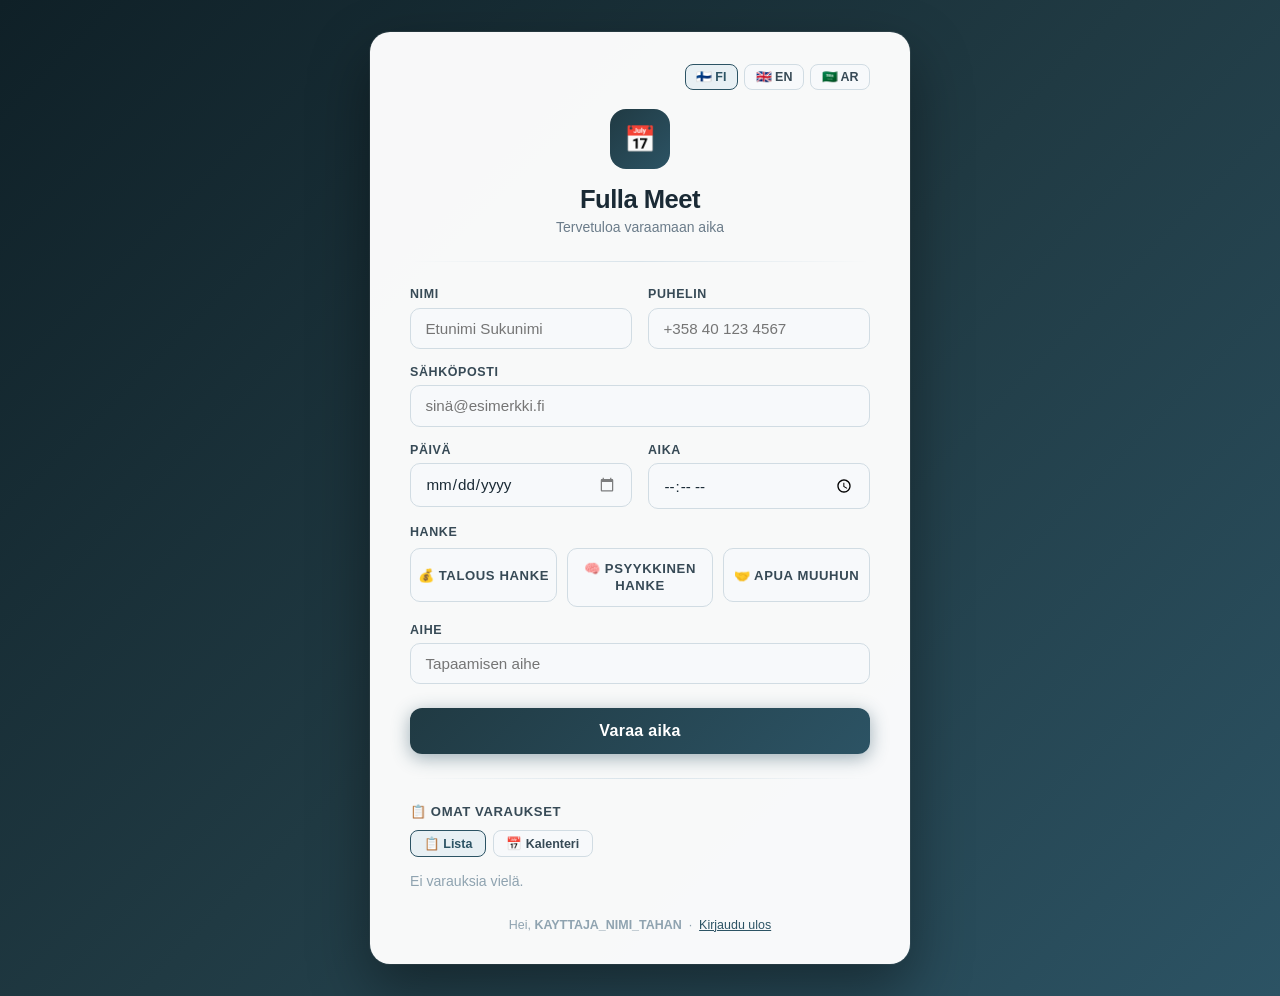
<file: index.html>
<!DOCTYPE html>
<html lang="fi" dir="ltr">
<head>
    <meta charset="UTF-8">
    <meta name="viewport" content="width=device-width, initial-scale=1.0">
    <link rel="icon" type="image/png" href="/static/favicon.png">
    <title>Fulla Meet</title>
    <style>
        *, *::before, *::after {
            box-sizing: border-box;
            margin: 0;
            padding: 0;
        }

        body {
            font-family: 'Inter', sans-serif;
            min-height: 100vh;
            background: linear-gradient(135deg, #0f2027 0%, #203a43 50%, #2c5364 100%);
            display: flex;
            align-items: center;
            justify-content: center;
            padding: 2rem 1rem;
        }

        .container {
            width: 100%;
            max-width: 540px;
        }

        .card {
            background: rgba(255, 255, 255, 0.97);
            border-radius: 20px;
            padding: 2rem 2.5rem 2rem;
            box-shadow:
                0 25px 60px rgba(0, 0, 0, 0.4),
                0 0 0 1px rgba(255,255,255,0.08);
        }

        /* ---- Language switcher ---- */
        .lang-switcher {
            display: flex;
            justify-content: flex-end;
            gap: 0.4rem;
            margin-bottom: 1.2rem;
        }

        html[dir="rtl"] .lang-switcher {
            justify-content: flex-start;
        }

        .lang-btn {
            padding: 0.28rem 0.65rem;
            border: 1.5px solid #d1dce3;
            border-radius: 8px;
            background: #f7f9fb;
            font-size: 0.78rem;
            font-weight: 700;
            font-family: 'Inter', sans-serif;
            color: #374a56;
            cursor: pointer;
            transition: all 0.15s;
        }

        .lang-btn:hover,
        .lang-btn.active {
            border-color: #2c5364;
            background: #e8f0f4;
            color: #2c5364;
        }

        /* ---- Card header ---- */
        .card-header {
            text-align: center;
            margin-bottom: 1.6rem;
        }

        .card-header .icon {
            display: inline-flex;
            align-items: center;
            justify-content: center;
            width: 60px;
            height: 60px;
            border-radius: 16px;
            background: linear-gradient(135deg, #203a43, #2c5364);
            margin-bottom: 1rem;
            font-size: 1.6rem;
        }

        .card-header h1 {
            font-size: 1.6rem;
            font-weight: 700;
            color: #1a2a35;
            letter-spacing: -0.5px;
        }

        .card-header p {
            font-size: 0.875rem;
            color: #6b7c8a;
            margin-top: 0.3rem;
        }

        .divider {
            height: 1px;
            background: linear-gradient(to right, transparent, #d8e3ea, transparent);
            margin-bottom: 1.6rem;
        }

        /* ---- Form ---- */
        .form-grid {
            display: grid;
            grid-template-columns: 1fr 1fr;
            gap: 1rem;
        }

        .form-group {
            display: flex;
            flex-direction: column;
            gap: 0.4rem;
        }

        .form-group.full-width {
            grid-column: 1 / -1;
        }

        label {
            font-size: 0.78rem;
            font-weight: 600;
            color: #374a56;
            text-transform: uppercase;
            letter-spacing: 0.6px;
        }

        input[type="text"],
        input[type="tel"],
        input[type="email"],
        input[type="date"],
        input[type="time"] {
            padding: 0.7rem 0.9rem;
            border: 1.5px solid #d1dce3;
            border-radius: 10px;
            font-size: 0.95rem;
            font-family: 'Inter', sans-serif;
            color: #1a2a35;
            background: #f7f9fb;
            transition: border-color 0.2s, box-shadow 0.2s, background 0.2s;
            outline: none;
            width: 100%;
        }

        input[type="text"]:focus,
        input[type="tel"]:focus,
        input[type="email"]:focus,
        input[type="date"]:focus,
        input[type="time"]:focus {
            border-color: #2c5364;
            background: #fff;
            box-shadow: 0 0 0 3px rgba(44, 83, 100, 0.12);
        }

        input[type="text"]:valid:not(:placeholder-shown),
        input[type="tel"]:valid:not(:placeholder-shown),
        input[type="email"]:valid:not(:placeholder-shown) {
            border-color: #2ecc71;
        }

        input[type="date"]::-webkit-calendar-picker-indicator {
            filter: opacity(0.5);
            cursor: pointer;
        }

        /* ---- Hanke radio buttons ---- */
        .hanke-grid {
            display: grid;
            grid-template-columns: 1fr 1fr 1fr;
            gap: 0.6rem;
            margin-top: 0.15rem;
        }

        .hanke-btn {
            cursor: pointer;
        }

        .hanke-btn input[type="radio"] {
            display: none;
        }

        .hanke-btn span {
            display: flex;
            align-items: center;
            justify-content: center;
            text-align: center;
            padding: 0.7rem 0.4rem;
            border: 1.5px solid #d1dce3;
            border-radius: 10px;
            font-size: 0.82rem;
            font-weight: 600;
            color: #374a56;
            background: #f7f9fb;
            min-height: 54px;
            cursor: pointer;
            transition: all 0.15s;
            line-height: 1.3;
        }

        .hanke-btn span:hover {
            border-color: #2c5364;
            background: #f0f5f8;
        }

        .hanke-btn input[type="radio"]:checked + span {
            border-color: #2c5364;
            background: #e8f0f4;
            color: #2c5364;
        }

        /* ---- Submit button ---- */
        .submit-btn {
            margin-top: 1.5rem;
            width: 100%;
            padding: 0.85rem;
            background: linear-gradient(135deg, #203a43, #2c5364);
            color: #fff;
            font-size: 1rem;
            font-weight: 600;
            font-family: 'Inter', sans-serif;
            border: none;
            border-radius: 12px;
            cursor: pointer;
            letter-spacing: 0.3px;
            transition: transform 0.15s, box-shadow 0.15s, opacity 0.15s;
            box-shadow: 0 4px 18px rgba(44, 83, 100, 0.45);
        }

        .submit-btn:hover:not(:disabled) {
            transform: translateY(-2px);
            box-shadow: 0 8px 24px rgba(44, 83, 100, 0.55);
        }

        .submit-btn:active:not(:disabled) {
            transform: translateY(0);
        }

        /* ---- Feedback message ---- */
        .vahvistus {
            margin-top: 1rem;
            padding: 0.8rem 1rem;
            border-radius: 10px;
            font-size: 0.9rem;
            font-weight: 500;
            text-align: center;
            transition: all 0.3s ease;
        }

        .vahvistus:empty {
            display: none;
        }

        .vahvistus.success {
            background: #eafaf1;
            color: #1e7e4a;
            border: 1.5px solid #a9dfbf;
        }

        .vahvistus.error {
            background: #fdf2f2;
            color: #a93226;
            border: 1.5px solid #f1a9a0;
        }

        /* ---- Footer ---- */
        .card-footer {
            text-align: center;
            margin-top: 1.5rem;
            font-size: 0.78rem;
            color: #8fa3b0;
        }

        /* ---- Booking list ---- */
        .section-title {
            font-size: 0.82rem;
            font-weight: 700;
            color: #374a56;
            text-transform: uppercase;
            letter-spacing: 0.6px;
            margin-bottom: 0.7rem;
        }
        .varaus-kortti {
            display: flex;
            justify-content: space-between;
            align-items: flex-start;
            gap: 0.5rem;
            padding: 0.75rem 0.9rem;
            border: 1.5px solid #e8f0f4;
            border-radius: 10px;
            margin-bottom: 0.6rem;
            background: #f7f9fb;
            font-size: 0.88rem;
            color: #2a3a45;
        }
        .varaus-info { flex: 1; line-height: 1.5; }
        .varaus-tila { text-align: right; }
        .tila {
            font-size: 0.78rem;
            font-weight: 700;
            padding: 0.2rem 0.55rem;
            border-radius: 6px;
            white-space: nowrap;
            display: inline-block;
        }
        .tila.odottaa   { background: #fff3e0; color: #b26a00; border: 1px solid #ffd699; }
        .tila.hyvaksytty { background: #eafaf1; color: #1e7e4a; border: 1px solid #a9dfbf; }
        .confirm-msg { display: block; font-size: 0.82rem; color: #374a56; margin-top: 0.35rem; line-height: 1.4; }
        html[dir="rtl"] .varaus-tila { text-align: left; }

        /* ---- Notification banner ---- */
        .ilmoitus-banneri {
            display: flex;
            align-items: flex-start;
            gap: 0.7rem;
            padding: 0.75rem 1rem;
            border-radius: 12px;
            margin-bottom: 1rem;
            border: 1.5px solid;
        }
        .ilmoitus-banneri.success {
            background: #eafaf1;
            border-color: #a9dfbf;
        }
        .ilmoitus-banneri.reminder {
            background: #fff8e1;
            border-color: #ffd54f;
        }
        .ilmoitus-teksti {
            flex: 1;
            font-size: 0.87rem;
            font-weight: 500;
            line-height: 1.5;
            color: #1a2a35;
        }
        .ilmoitus-sulje {
            background: none;
            border: none;
            font-size: 1rem;
            cursor: pointer;
            opacity: 0.55;
            line-height: 1;
            padding: 0;
            color: #1a2a35;
        }
        .ilmoitus-sulje:hover { opacity: 1; }

        /* ---- View toggle ---- */
        .view-toggle {
            display: flex;
            gap: 0.4rem;
            margin-bottom: 0.7rem;
        }
        .view-btn {
            padding: 0.3rem 0.8rem;
            border: 1.5px solid #d1dce3;
            border-radius: 8px;
            background: #f7f9fb;
            font-size: 0.78rem;
            font-weight: 700;
            font-family: 'Inter', sans-serif;
            color: #374a56;
            cursor: pointer;
            transition: all 0.15s;
        }
        .view-btn.active {
            border-color: #2c5364;
            background: #e8f0f4;
            color: #2c5364;
        }

        /* ---- Calendar ---- */
        .kal-header {
            display: flex;
            align-items: center;
            justify-content: space-between;
            margin-bottom: 0.5rem;
        }
        .kal-month {
            font-size: 0.88rem;
            font-weight: 700;
            color: #1a2a35;
        }
        .kal-nav {
            background: none;
            border: 1.5px solid #d1dce3;
            border-radius: 7px;
            width: 26px;
            height: 26px;
            cursor: pointer;
            font-size: 1rem;
            color: #374a56;
            font-family: 'Inter', sans-serif;
            line-height: 1;
            display: flex;
            align-items: center;
            justify-content: center;
        }
        .kal-nav:hover { background: #e8f0f4; border-color: #2c5364; }
        .kal-grid {
            display: grid;
            grid-template-columns: repeat(7, 1fr);
            gap: 3px;
            margin-bottom: 0.5rem;
        }
        .kal-day-header {
            text-align: center;
            font-size: 0.65rem;
            font-weight: 700;
            color: #8fa3b0;
            text-transform: uppercase;
            padding-bottom: 0.25rem;
        }
        .kal-day {
            aspect-ratio: 1;
            display: flex;
            flex-direction: column;
            align-items: center;
            justify-content: center;
            border-radius: 7px;
            font-size: 0.8rem;
            color: #2a3a45;
        }
        .kal-day.today { background: #e8f0f4; font-weight: 700; }
        .kal-day.pending  { background: #fff3e0; cursor: pointer; }
        .kal-day.confirmed { background: #eafaf1; cursor: pointer; }
        .kal-day.pending:hover  { filter: brightness(0.95); }
        .kal-day.confirmed:hover { filter: brightness(0.95); }
        .kal-day-num { font-size: 0.8rem; line-height: 1; }
        .kal-dot { width: 5px; height: 5px; border-radius: 50%; margin-top: 2px; }
        .kal-day.confirmed .kal-dot { background: #1e7e4a; }
        .kal-day.pending   .kal-dot { background: #b26a00; }
        .kal-detail {
            margin-top: 0.4rem;
            padding: 0.6rem 0.75rem;
            background: #f7f9fb;
            border-radius: 8px;
            border: 1.5px solid #e8f0f4;
            font-size: 0.85rem;
            color: #2a3a45;
            line-height: 1.5;
        }

        /* ---- Mobile ---- */
        @media (max-width: 480px) {
            .card {
                padding: 1.6rem 1.4rem 1.4rem;
            }
            .form-grid {
                grid-template-columns: 1fr;
            }
            .hanke-grid {
                grid-template-columns: 1fr;
            }
        }
    </style>
</head>
<body>
    <div class="container">
        <div class="card">

            <!-- Language switcher -->
            <div class="lang-switcher">
                <button class="lang-btn active" id="lang-fi" onclick="setLang('fi')">🇫🇮 FI</button>
                <button class="lang-btn" id="lang-en" onclick="setLang('en')">🇬🇧 EN</button>
                <button class="lang-btn" id="lang-ar" onclick="setLang('ar')">🇸🇦 AR</button>
            </div>

            <!-- Notification banner (confirmation / reminder) -->
            <div id="ilmoitus-banneri" class="ilmoitus-banneri success" style="display:none;">
                <span id="ilmoitus-teksti" class="ilmoitus-teksti"></span>
                <button class="ilmoitus-sulje" onclick="document.getElementById('ilmoitus-banneri').style.display='none'">&#10005;</button>
            </div>

            <div class="card-header">
                <div class="icon">📅</div>
                <h1>Fulla Meet</h1>
                <p id="subtitle">Tervetuloa varaamaan aika</p>
            </div>

            <div class="divider"></div>

            <form id="asiakasLomake">
                <div class="form-grid">

                    <div class="form-group">
                        <label for="nimi" id="label-nimi">Nimi</label>
                        <input type="text" id="nimi" name="nimi" placeholder="Etunimi Sukunimi" required>
                    </div>

                    <div class="form-group">
                        <label for="puhelin" id="label-puhelin">Puhelin</label>
                        <input type="tel" id="puhelin" name="puhelin"
                               placeholder="+358 40 123 4567"
                               inputmode="numeric" required>
                    </div>

                    <div class="form-group full-width">
                        <label for="sahkoposti" id="label-sahkoposti">Sähköposti</label>
                        <input type="email" id="sahkoposti" name="sahkoposti"
                               placeholder="sinä@esimerkki.fi" required>
                    </div>

                    <div class="form-group">
                        <label for="paiva" id="label-paiva">Päivä</label>
                        <input type="date" id="paiva" name="paiva" required>
                    </div>

                    <div class="form-group">
                        <label for="aika" id="label-aika">Aika</label>
                        <input type="time" id="aika" name="aika" required>
                    </div>

                    <!-- Hanke: 3 radio buttons -->
                    <div class="form-group full-width">
                        <label id="label-hanke">Hanke</label>
                        <div class="hanke-grid">
                            <label class="hanke-btn">
                                <input type="radio" name="hanke" value="talous">
                                <span id="hanke1">💰 Talous hanke</span>
                            </label>
                            <label class="hanke-btn">
                                <input type="radio" name="hanke" value="psyykkinen">
                                <span id="hanke2">🧠 Psyykkinen hanke</span>
                            </label>
                            <label class="hanke-btn">
                                <input type="radio" name="hanke" value="muu">
                                <span id="hanke3">🤝 Apua muuhun</span>
                            </label>
                        </div>
                    </div>

                    <div class="form-group full-width">
                        <label for="aihe" id="label-aihe">Aihe</label>
                        <input type="text" id="aihe" name="aihe"
                               placeholder="Tapaamisen aihe" required>
                    </div>

                </div>

                <button type="submit" class="submit-btn" id="submit-btn">Varaa aika</button>
            </form>

            <p id="vahvistus" class="vahvistus"></p>

            <!-- Omat varaukset -->
            <div id="omat-varaukset" style="display:none;">
                <div class="divider" style="margin-top:1.5rem;"></div>
                <p id="label-oma-varaus" class="section-title">📋 Omat varaukset</p>
                <div class="view-toggle">
                    <button id="btn-lista" class="view-btn active" onclick="showView('lista')">📋 Lista</button>
                    <button id="btn-kalenteri" class="view-btn" onclick="showView('kalenteri')">📅 Kalenteri</button>
                </div>
                <div id="varaus-lista"></div>
                <div id="kalenteri-nakyma" style="display:none;">
                    <div id="kalenteri-sisalto"></div>
                    <div id="kal-detail" class="kal-detail" style="display:none;"></div>
                </div>
            </div>

            <div class="card-footer">
                Hei, <strong>KAYTTAJA_NIMI_TAHAN</strong> &nbsp;&middot;&nbsp;
                <a href="/uloskirjautuminen" style="color:#2c5364;" id="logout-link">Kirjaudu ulos</a>
            </div>

        </div>
    </div>

    <!-- Flask injects the client's bookings as JSON -->
    <meta name="csrf-token" content="CSRF_TOKEN_TAHAN">
    <script>var ASIAKKAAN_VARAUKSET = VARAUKSET_JSON_TAHAN;</script>
    <script src="static/script.js"></script>
</body>
</html>
</file>
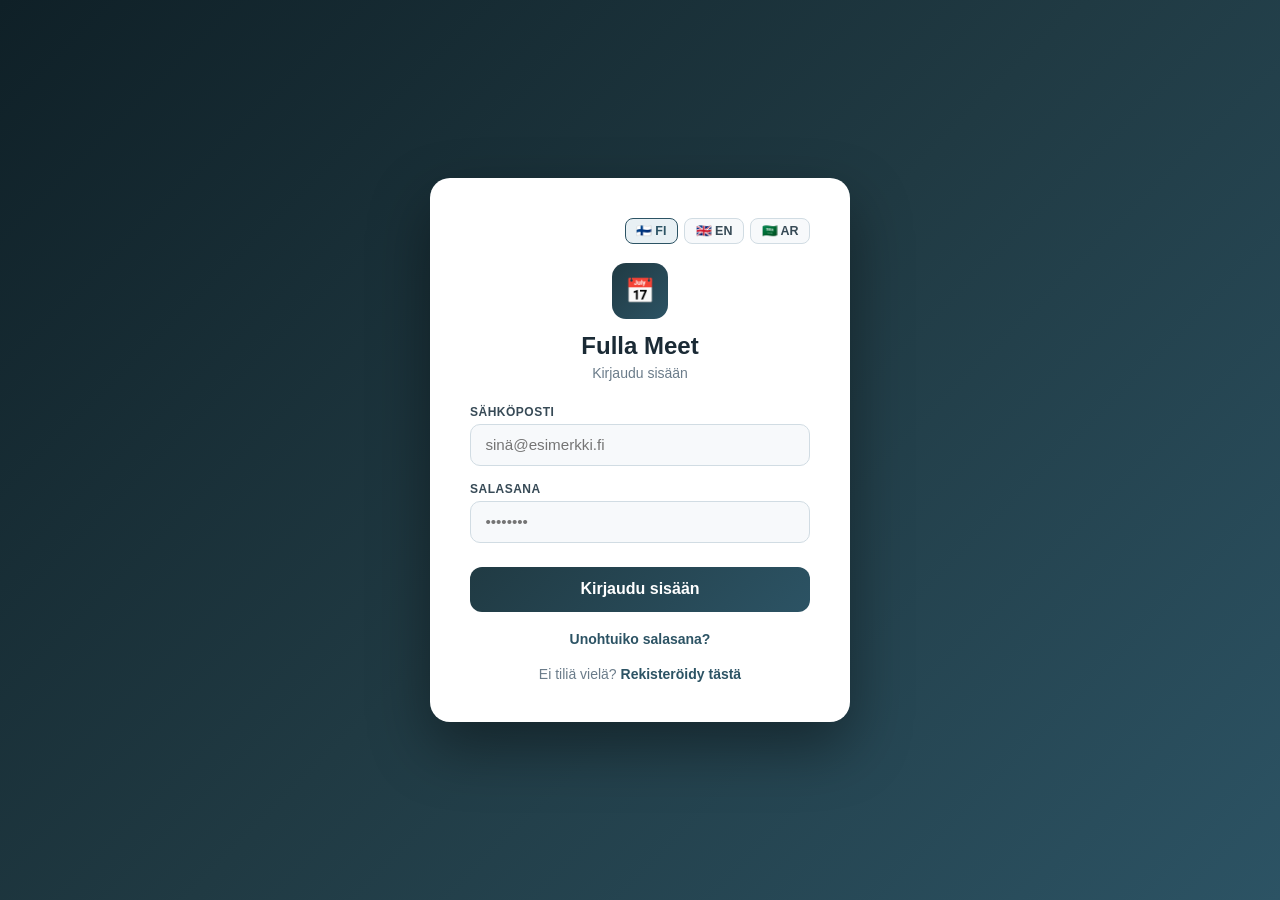
<file: kirjaudu.html>
<!DOCTYPE html>
<html lang="fi" dir="ltr">
<head>
    <meta charset="UTF-8">
    <meta name="viewport" content="width=device-width, initial-scale=1.0">
    <link rel="icon" type="image/png" href="/static/favicon.png">
    <title>Fulla Meet – Kirjaudu</title>
    <style>
        *, *::before, *::after { box-sizing: border-box; margin: 0; padding: 0; }

        body {
            font-family: Arial, sans-serif;
            min-height: 100vh;
            background: linear-gradient(135deg, #0f2027, #203a43, #2c5364);
            display: flex;
            align-items: center;
            justify-content: center;
            padding: 2rem 1rem;
        }

        .card {
            background: white;
            border-radius: 20px;
            padding: 2.5rem;
            width: 100%;
            max-width: 420px;
            box-shadow: 0 25px 60px rgba(0,0,0,0.4);
        }

        /* ---- Language switcher ---- */
        .lang-switcher {
            display: flex;
            justify-content: flex-end;
            gap: 0.4rem;
            margin-bottom: 1.2rem;
        }
        html[dir="rtl"] .lang-switcher { justify-content: flex-start; }
        .lang-btn {
            padding: 0.28rem 0.65rem;
            border: 1.5px solid #d1dce3;
            border-radius: 8px;
            background: #f7f9fb;
            font-size: 0.78rem;
            font-weight: 700;
            font-family: Arial, sans-serif;
            color: #374a56;
            cursor: pointer;
            transition: all 0.15s;
        }
        .lang-btn:hover, .lang-btn.active {
            border-color: #2c5364;
            background: #e8f0f4;
            color: #2c5364;
        }

        .logo { text-align: center; margin-bottom: 1.5rem; }

        .logo .icon {
            display: inline-flex;
            align-items: center;
            justify-content: center;
            width: 56px;
            height: 56px;
            border-radius: 14px;
            background: linear-gradient(135deg, #203a43, #2c5364);
            font-size: 1.5rem;
            margin-bottom: 0.8rem;
        }

        h1 { font-size: 1.5rem; color: #1a2a35; text-align: center; }

        .subtitle {
            color: #6b7c8a;
            font-size: 0.875rem;
            text-align: center;
            margin-top: 0.3rem;
            margin-bottom: 1.5rem;
        }

        label {
            display: block;
            font-size: 0.75rem;
            font-weight: bold;
            color: #374a56;
            text-transform: uppercase;
            letter-spacing: 0.5px;
            margin-top: 1rem;
            margin-bottom: 0.35rem;
        }

        input {
            width: 100%;
            padding: 0.7rem 0.9rem;
            border: 1.5px solid #d1dce3;
            border-radius: 10px;
            font-size: 0.95rem;
            background: #f7f9fb;
            outline: none;
            font-family: Arial, sans-serif;
            color: #1a2a35;
        }

        input:focus {
            border-color: #2c5364;
            background: white;
            box-shadow: 0 0 0 3px rgba(44,83,100,0.12);
        }

        .btn {
            margin-top: 1.5rem;
            width: 100%;
            padding: 0.85rem;
            background: linear-gradient(135deg, #203a43, #2c5364);
            color: white;
            border: none;
            border-radius: 12px;
            font-size: 1rem;
            font-weight: bold;
            cursor: pointer;
            font-family: Arial, sans-serif;
        }

        .btn:hover { opacity: 0.9; }

        .footer-link {
            text-align: center;
            margin-top: 1.2rem;
            font-size: 0.875rem;
            color: #6b7c8a;
        }

        .footer-link a { color: #2c5364; text-decoration: none; font-weight: bold; }

        .msg-success {
            background: #eafaf1;
            color: #1e7e4a;
            border: 1.5px solid #a9dfbf;
            padding: 0.75rem 1rem;
            border-radius: 10px;
            margin-bottom: 1rem;
            font-size: 0.9rem;
            text-align: center;
        }

        .msg-error {
            background: #fdf2f2;
            color: #a93226;
            border: 1.5px solid #f1a9a0;
            padding: 0.75rem 1rem;
            border-radius: 10px;
            margin-bottom: 1rem;
            font-size: 0.9rem;
            text-align: center;
        }
    </style>
</head>
<body>
    <div class="card">

        <!-- Language switcher -->
        <div class="lang-switcher">
            <button class="lang-btn active" id="lang-fi" onclick="setLang('fi')">🇫🇮 FI</button>
            <button class="lang-btn" id="lang-en" onclick="setLang('en')">🇬🇧 EN</button>
            <button class="lang-btn" id="lang-ar" onclick="setLang('ar')">🇸🇦 AR</button>
        </div>

        <div class="logo">
            <div class="icon">📅</div>
            <h1>Fulla Meet</h1>
            <p class="subtitle" id="subtitle">Kirjaudu sisään</p>
        </div>

        <!-- VIESTI -->

        <form method="POST" action="/kirjaudu">
            <input type="hidden" name="csrf_token" value="CSRF_TOKEN_TAHAN">
            <label for="sahkoposti" id="label-email">Sähköposti</label>
            <input type="email" id="sahkoposti" name="sahkoposti"
                   placeholder="sinä@esimerkki.fi" required autocomplete="username">

            <label for="salasana" id="label-salasana">Salasana</label>
            <input type="password" id="salasana" name="salasana"
                   placeholder="••••••••" required autocomplete="current-password">

            <button type="submit" class="btn" id="submit-btn">Kirjaudu sisään</button>
        </form>

        <p class="footer-link"><a href="/unohtuiko-salasana" id="forgot-link">Unohtuiko salasana?</a></p>
        <p class="footer-link" id="footer-link">
            Ei tiliä vielä? <a href="/rekisteroidy" id="register-link">Rekisteröidy tästä</a>
        </p>

    </div>

    <script>
    var kirjauduT = {
        fi: {
            subtitle:      "Kirjaudu sisään",
            label_email:   "Sähköposti",
            ph_email:      "sinä@esimerkki.fi",
            label_salasana:"Salasana",
            submit:        "Kirjaudu sisään",
            no_account:    "Ei tiliä vielä?",
            register_link: "Rekisteröidy tästä",
            forgot_link:   "Unohtuiko salasana?"
        },
        en: {
            subtitle:      "Sign in",
            label_email:   "Email",
            ph_email:      "you@example.com",
            label_salasana:"Password",
            submit:        "Sign in",
            no_account:    "No account yet?",
            register_link: "Register here",
            forgot_link:   "Forgot your password?"
        },
        ar: {
            subtitle:      "تسجيل الدخول",
            label_email:   "البريد الإلكتروني",
            ph_email:      "you@example.com",
            label_salasana:"كلمة المرور",
            submit:        "تسجيل الدخول",
            no_account:    "ليس لديك حساب؟",
            register_link: "سجّل هنا",
            forgot_link:   "هل نسيت كلمة المرور؟"
        }
    };

    function setLang(lang) {
        var tr = kirjauduT[lang];
        document.documentElement.lang = lang;
        document.documentElement.dir  = (lang === "ar") ? "rtl" : "ltr";
        document.getElementById("subtitle").textContent      = tr.subtitle;
        document.getElementById("label-email").textContent   = tr.label_email;
        document.getElementById("sahkoposti").placeholder    = tr.ph_email;
        document.getElementById("label-salasana").textContent= tr.label_salasana;
        document.getElementById("submit-btn").textContent    = tr.submit;
        document.getElementById("footer-link").childNodes[0].nodeValue = tr.no_account + " ";
        document.getElementById("register-link").textContent= tr.register_link;
        document.getElementById("forgot-link").textContent  = tr.forgot_link;
        document.getElementById("lang-fi").classList.toggle("active", lang === "fi");
        document.getElementById("lang-en").classList.toggle("active", lang === "en");
        document.getElementById("lang-ar").classList.toggle("active", lang === "ar");
        try { localStorage.setItem("fulla_lang", lang); } catch(e) {}
    }

    // Restore saved language on load
    try {
        var saved = localStorage.getItem("fulla_lang");
        if (saved && kirjauduT[saved]) setLang(saved);
    } catch(e) {}
    </script>
</body>
</html>
</file>
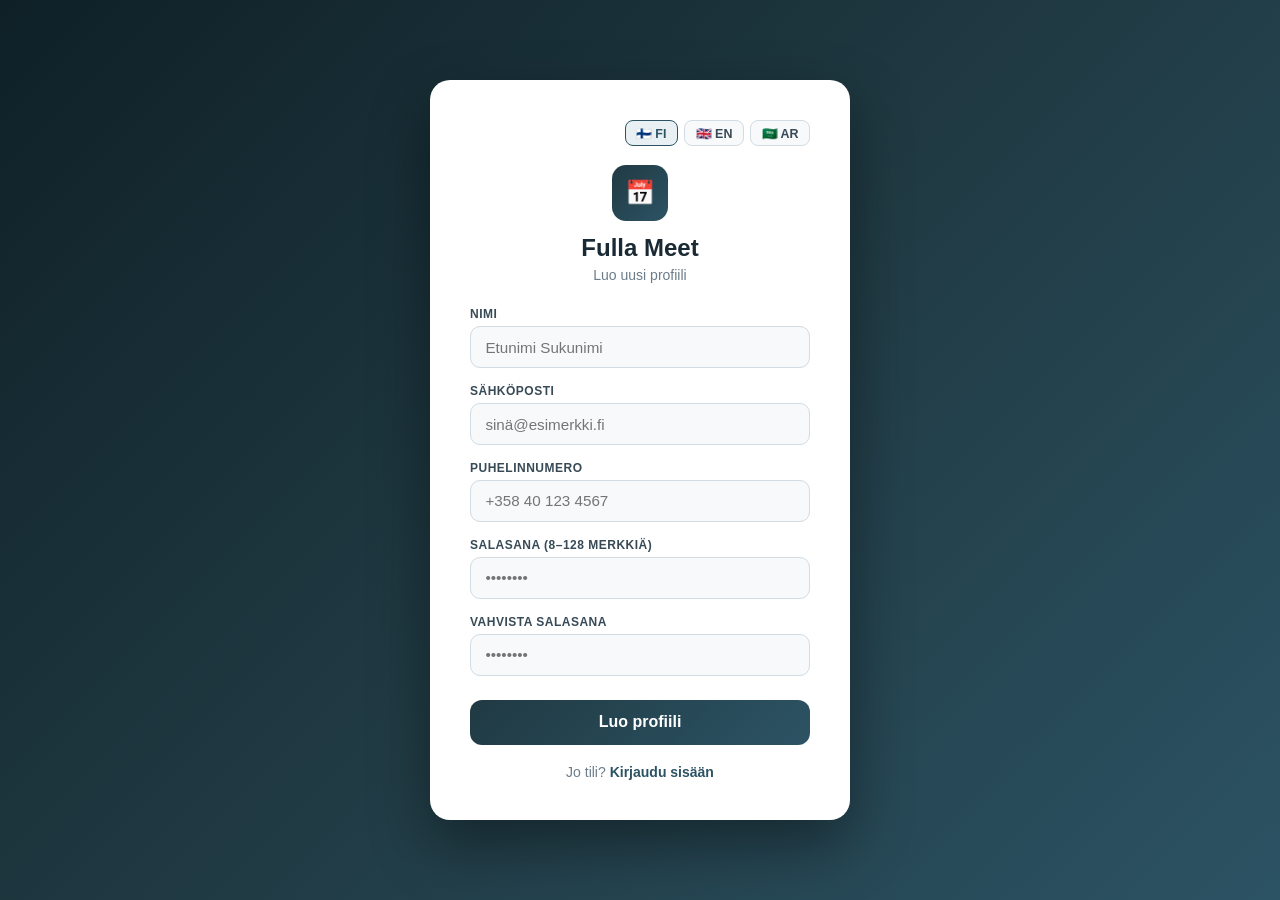
<file: rekisteroidy.html>
<!DOCTYPE html>
<html lang="fi" dir="ltr">
<head>
    <meta charset="UTF-8">
    <meta name="viewport" content="width=device-width, initial-scale=1.0">
    <link rel="icon" type="image/png" href="/static/favicon.png">
    <title>Fulla Meet – Rekisteröidy</title>
    <style>
        *, *::before, *::after { box-sizing: border-box; margin: 0; padding: 0; }

        body {
            font-family: Arial, sans-serif;
            min-height: 100vh;
            background: linear-gradient(135deg, #0f2027, #203a43, #2c5364);
            display: flex;
            align-items: center;
            justify-content: center;
            padding: 2rem 1rem;
        }

        .card {
            background: white;
            border-radius: 20px;
            padding: 2.5rem;
            width: 100%;
            max-width: 420px;
            box-shadow: 0 25px 60px rgba(0,0,0,0.4);
        }

        .logo { text-align: center; margin-bottom: 1.5rem; }

        .logo .icon {
            display: inline-flex;
            align-items: center;
            justify-content: center;
            width: 56px;
            height: 56px;
            border-radius: 14px;
            background: linear-gradient(135deg, #203a43, #2c5364);
            font-size: 1.5rem;
            margin-bottom: 0.8rem;
        }

        h1 { font-size: 1.5rem; color: #1a2a35; text-align: center; }

        .subtitle {
            color: #6b7c8a;
            font-size: 0.875rem;
            text-align: center;
            margin-top: 0.3rem;
            margin-bottom: 1.5rem;
        }

        label {
            display: block;
            font-size: 0.75rem;
            font-weight: bold;
            color: #374a56;
            text-transform: uppercase;
            letter-spacing: 0.5px;
            margin-top: 1rem;
            margin-bottom: 0.35rem;
        }

        input[type="text"],
        input[type="email"],
        input[type="tel"],
        input[type="password"] {
            width: 100%;
            padding: 0.7rem 0.9rem;
            border: 1.5px solid #d1dce3;
            border-radius: 10px;
            font-size: 0.95rem;
            background: #f7f9fb;
            outline: none;
            font-family: Arial, sans-serif;
            color: #1a2a35;
        }

        input[type="text"]:focus,
        input[type="email"]:focus,
        input[type="tel"]:focus,
        input[type="password"]:focus {
            border-color: #2c5364;
            background: white;
            box-shadow: 0 0 0 3px rgba(44,83,100,0.12);
        }

        .btn {
            margin-top: 1.5rem;
            width: 100%;
            padding: 0.85rem;
            background: linear-gradient(135deg, #203a43, #2c5364);
            color: white;
            border: none;
            border-radius: 12px;
            font-size: 1rem;
            font-weight: bold;
            cursor: pointer;
            font-family: Arial, sans-serif;
        }

        .btn:hover { opacity: 0.9; }

        .footer-link {
            text-align: center;
            margin-top: 1.2rem;
            font-size: 0.875rem;
            color: #6b7c8a;
        }

        .footer-link a { color: #2c5364; text-decoration: none; font-weight: bold; }

        /* ---- Language switcher ---- */
        .lang-switcher {
            display: flex;
            justify-content: flex-end;
            gap: 0.4rem;
            margin-bottom: 1.2rem;
        }
        html[dir="rtl"] .lang-switcher { justify-content: flex-start; }
        .lang-btn {
            padding: 0.28rem 0.65rem;
            border: 1.5px solid #d1dce3;
            border-radius: 8px;
            background: #f7f9fb;
            font-size: 0.78rem;
            font-weight: 700;
            font-family: Arial, sans-serif;
            color: #374a56;
            cursor: pointer;
            transition: all 0.15s;
        }
        .lang-btn:hover, .lang-btn.active {
            border-color: #2c5364;
            background: #e8f0f4;
            color: #2c5364;
        }

        .msg-error {
            background: #fdf2f2;
            color: #a93226;
            border: 1.5px solid #f1a9a0;
            padding: 0.75rem 1rem;
            border-radius: 10px;
            margin-bottom: 1rem;
            font-size: 0.9rem;
            text-align: center;
        }
    </style>
</head>
<body>
    <div class="card">

        <!-- Language switcher -->
        <div class="lang-switcher">
            <button class="lang-btn active" id="lang-fi" onclick="setLang('fi')">🇫🇮 FI</button>
            <button class="lang-btn" id="lang-en" onclick="setLang('en')">🇬🇧 EN</button>
            <button class="lang-btn" id="lang-ar" onclick="setLang('ar')">🇸🇦 AR</button>
        </div>

        <div class="logo">
            <div class="icon">📅</div>
            <h1>Fulla Meet</h1>
            <p class="subtitle" id="subtitle">Luo uusi profiili</p>
        </div>

        <!-- VIESTI -->

        <form method="POST" action="/rekisteroidy">
            <input type="hidden" name="csrf_token" value="CSRF_TOKEN_TAHAN">

            <label for="nimi" id="label-nimi">Nimi</label>
            <input type="text" id="nimi" name="nimi"
                   placeholder="Etunimi Sukunimi" required maxlength="100" autocomplete="name">

            <label for="sahkoposti" id="label-email">Sähköposti</label>
            <input type="email" id="sahkoposti" name="sahkoposti"
                   placeholder="sinä@esimerkki.fi" required maxlength="254" autocomplete="email">

            <label for="puhelin" id="label-puhelin">Puhelinnumero</label>
            <input type="tel" id="puhelin" name="puhelin" placeholder="+358 40 123 4567"
                   required minlength="5" maxlength="32" autocomplete="tel">

            <label for="salasana" id="label-salasana">Salasana (8–128 merkkiä)</label>
            <input type="password" id="salasana" name="salasana"
                   placeholder="••••••••" required minlength="8" maxlength="128" autocomplete="new-password">

            <label for="salasana-vahvistus" id="label-vahvistus">Vahvista salasana</label>
            <input type="password" id="salasana-vahvistus" name="salasana_vahvistus"
                   placeholder="••••••••" required minlength="8" maxlength="128" autocomplete="new-password">

            <button type="submit" class="btn" id="submit-btn">Luo profiili</button>
        </form>

        <p class="footer-link">
            <span id="have-account">Jo tili?</span> <a href="/kirjaudu" id="login-link">Kirjaudu sisään</a>
        </p>

    </div>
    <script>
    var regT = {
        fi: {
            subtitle:       "Luo uusi profiili",
            label_nimi:     "Nimi",
            ph_nimi:        "Etunimi Sukunimi",
            label_email:    "Sähköposti",
            ph_email:       "sinä@esimerkki.fi",
            label_puhelin: "Puhelinnumero",
            label_salasana: "Salasana (8–128 merkkiä)",
            label_vahvistus: "Vahvista salasana",
            password_mismatch: "Salasanat eivät täsmää.",
            submit:         "Luo profiili",
            have_account:   "Jo tili?",
            login_link:     "Kirjaudu sisään"
        },
        en: {
            subtitle:       "Create a new profile",
            label_nimi:     "Name",
            ph_nimi:        "First Last",
            label_email:    "Email",
            ph_email:       "you@example.com",
            label_puhelin: "Phone number",
            label_salasana: "Password (8–128 characters)",
            label_vahvistus: "Confirm password",
            password_mismatch: "Passwords do not match.",
            submit:         "Create profile",
            have_account:   "Already have an account?",
            login_link:     "Sign in"
        },
        ar: {
            subtitle:       "إنشاء ملف شخصي جديد",
            label_nimi:     "الاسم",
            ph_nimi:        "الاسم الكامل",
            label_email:    "البريد الإلكتروني",
            ph_email:       "you@example.com",
            label_puhelin: "رقم الهاتف",
            label_salasana: "كلمة المرور (٨–١٢٨ حرفًا)",
            label_vahvistus: "تأكيد كلمة المرور",
            password_mismatch: "كلمتا المرور غير متطابقتين.",
            submit:         "إنشاء الملف الشخصي",
            have_account:   "لديك حساب بالفعل؟",
            login_link:     "تسجيل الدخول"
        }
    };

    function setLang(lang) {
        var tr = regT[lang];
        document.documentElement.lang = lang;
        document.documentElement.dir  = (lang === "ar") ? "rtl" : "ltr";
        document.getElementById("subtitle").textContent         = tr.subtitle;
        document.getElementById("label-nimi").textContent       = tr.label_nimi;
        document.getElementById("nimi").placeholder             = tr.ph_nimi;
        document.getElementById("label-email").textContent      = tr.label_email;
        document.getElementById("sahkoposti").placeholder       = tr.ph_email;
        document.getElementById("label-puhelin").textContent    = tr.label_puhelin;
        document.getElementById("label-salasana").textContent   = tr.label_salasana;
        document.getElementById("label-vahvistus").textContent  = tr.label_vahvistus;
        tarkistaSalasanat();
        document.getElementById("submit-btn").textContent       = tr.submit;
        document.getElementById("have-account").textContent     = tr.have_account;
        document.getElementById("login-link").textContent       = tr.login_link;
        document.getElementById("lang-fi").classList.toggle("active", lang === "fi");
        document.getElementById("lang-en").classList.toggle("active", lang === "en");
        document.getElementById("lang-ar").classList.toggle("active", lang === "ar");
        try { localStorage.setItem("fulla_lang", lang); } catch(e) {}
    }

    function tarkistaSalasanat() {
        var salasana = document.getElementById("salasana");
        var vahvistus = document.getElementById("salasana-vahvistus");
        var lang = document.documentElement.lang;
        vahvistus.setCustomValidity(
            vahvistus.value && salasana.value !== vahvistus.value ? regT[lang].password_mismatch : ""
        );
    }
    document.getElementById("salasana").addEventListener("input", tarkistaSalasanat);
    document.getElementById("salasana-vahvistus").addEventListener("input", tarkistaSalasanat);

    // Restore saved language on load
    try {
        var saved = localStorage.getItem("fulla_lang");
        if (saved && regT[saved]) setLang(saved);
    } catch(e) {}
    </script>
</body>
</html>
</file>
